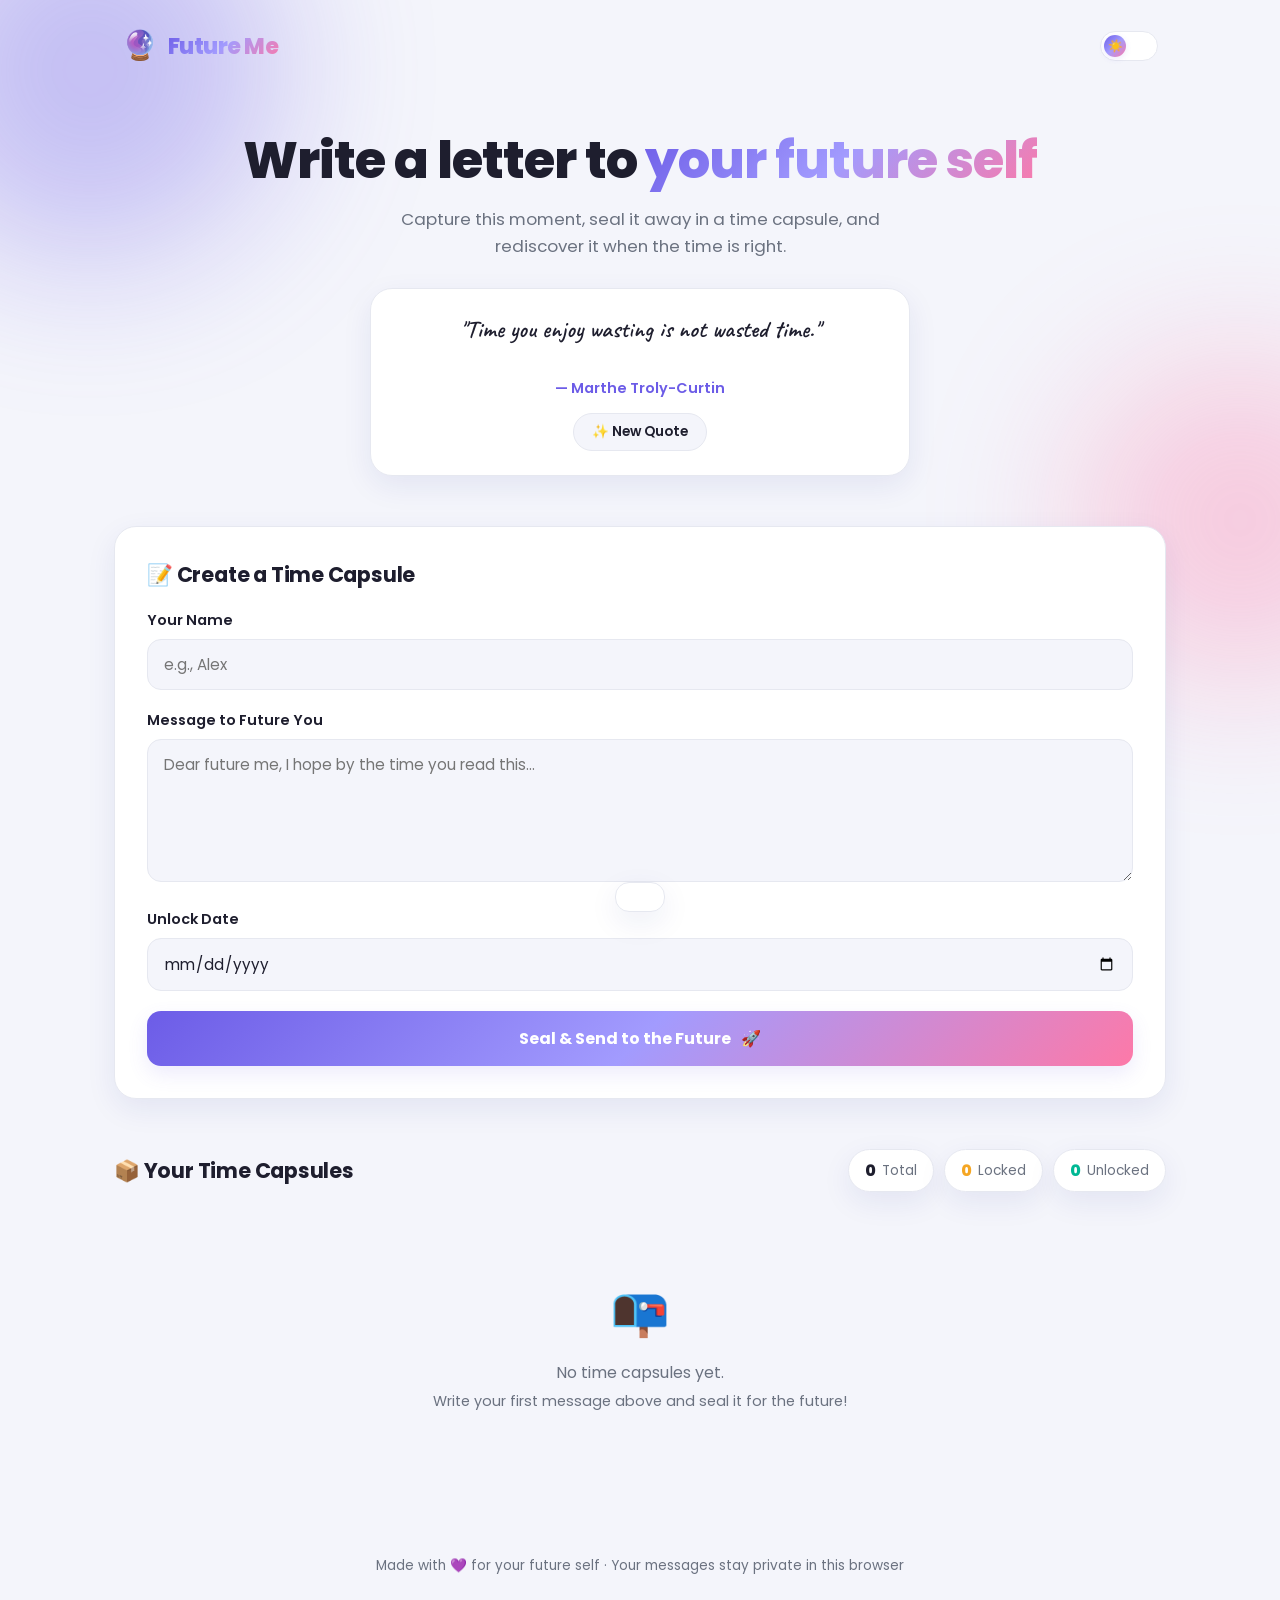
<file: future-me/index.html>
<!DOCTYPE html>
<html lang="en">
<head>
  <meta charset="UTF-8" />
  <meta name="viewport" content="width=device-width, initial-scale=1.0" />
  <title>Future Me — Letters to Your Future Self</title>
  <link rel="preconnect" href="https://fonts.googleapis.com" />
  <link rel="preconnect" href="https://fonts.gstatic.com" crossorigin />
  <link href="https://fonts.googleapis.com/css2?family=Poppins:wght@400;500;600;700;800&family=Caveat:wght@600;700&display=swap" rel="stylesheet" />
  <link rel="stylesheet" href="style.css" />
</head>
<body>
  <!-- Decorative background blobs -->
  <div class="bg-decor" aria-hidden="true">
    <span class="blob blob-1"></span>
    <span class="blob blob-2"></span>
    <span class="blob blob-3"></span>
  </div>

  <header class="app-header">
    <div class="logo">
      <span class="logo-icon">🔮</span>
      <span class="logo-text">Future Me</span>
    </div>
    <button id="themeToggle" class="theme-toggle" aria-label="Toggle dark and light mode" title="Toggle theme">
      <span class="toggle-track">
        <span class="toggle-thumb">
          <span class="icon icon-sun">☀️</span>
          <span class="icon icon-moon">🌙</span>
        </span>
      </span>
    </button>
  </header>

  <main class="container">
    <!-- Hero -->
    <section class="hero">
      <h1 class="hero-title">Write a letter to <span class="highlight">your future self</span></h1>
      <p class="hero-subtitle">Capture this moment, seal it away in a time capsule, and rediscover it when the time is right.</p>

      <div class="quote-box" id="quoteBox">
        <p class="quote-text" id="quoteText">Loading inspiration...</p>
        <p class="quote-author" id="quoteAuthor"></p>
        <button class="quote-btn" id="newQuoteBtn" type="button">✨ New Quote</button>
      </div>
    </section>

    <!-- Form -->
    <section class="card form-card" id="formCard">
      <h2 class="section-title">📝 Create a Time Capsule</h2>
      <form id="capsuleForm" novalidate>
        <div class="form-group">
          <label for="nameInput">Your Name</label>
          <input type="text" id="nameInput" name="name" placeholder="e.g., Alex" autocomplete="name" required />
        </div>

        <div class="form-group">
          <label for="messageInput">Message to Future You</label>
          <textarea id="messageInput" name="message" rows="5" placeholder="Dear future me, I hope by the time you read this..." required></textarea>
        </div>

        <div class="form-group">
          <label for="dateInput">Unlock Date</label>
          <input type="date" id="dateInput" name="date" required />
        </div>

        <button type="submit" class="btn-primary">
          <span>Seal &amp; Send to the Future</span>
          <span class="btn-icon">🚀</span>
        </button>
      </form>
    </section>

    <!-- Dashboard -->
    <section class="dashboard-section">
      <div class="dashboard-header">
        <h2 class="section-title">📦 Your Time Capsules</h2>
        <div class="stats">
          <div class="stat-pill">
            <span class="stat-value" id="totalCount">0</span>
            <span class="stat-label">Total</span>
          </div>
          <div class="stat-pill locked">
            <span class="stat-value" id="lockedCount">0</span>
            <span class="stat-label">Locked</span>
          </div>
          <div class="stat-pill unlocked">
            <span class="stat-value" id="unlockedCount">0</span>
            <span class="stat-label">Unlocked</span>
          </div>
        </div>
      </div>

      <div id="messagesContainer" class="messages-grid"></div>

      <div id="emptyState" class="empty-state">
        <div class="empty-icon">📭</div>
        <p>No time capsules yet.</p>
        <p class="empty-sub">Write your first message above and seal it for the future!</p>
      </div>
    </section>
  </main>

  <footer class="app-footer">
    <p>Made with 💜 for your future self · Your messages stay private in this browser</p>
  </footer>

  <div class="toast" id="toast"></div>

  <script src="script.js"></script>
</body>
</html>
</file>
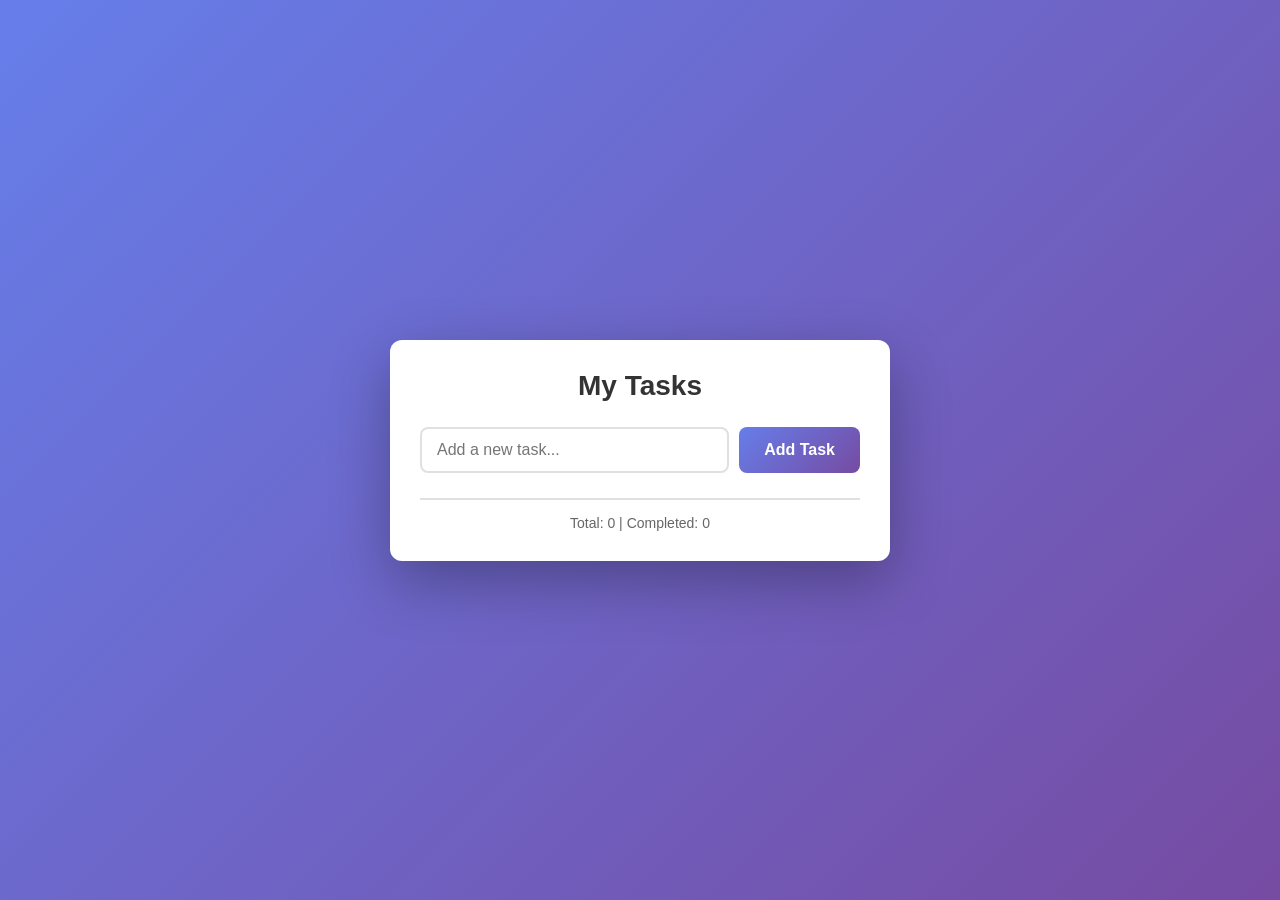
<file: CLAUDECODE/LearnBasics/index.html>
<!DOCTYPE html>
<html lang="en">
<head>
    <meta charset="UTF-8">
    <meta name="viewport" content="width=device-width, initial-scale=1.0">
    <title>Task Manager</title>
    <link rel="stylesheet" href="style.css">
</head>
<body>
    <div class="container">
        <h1>My Tasks</h1>

        <div class="input-section">
            <input
                type="text"
                id="taskInput"
                placeholder="Add a new task..."
                autocomplete="off"
            >
            <button id="addBtn">Add Task</button>
        </div>

        <ul id="taskList" class="task-list"></ul>

        <div class="stats">
            <p>Total: <span id="totalCount">0</span> | Completed: <span id="completedCount">0</span></p>
        </div>
    </div>

    <script src="app.js"></script>
</body>
</html>
</file>
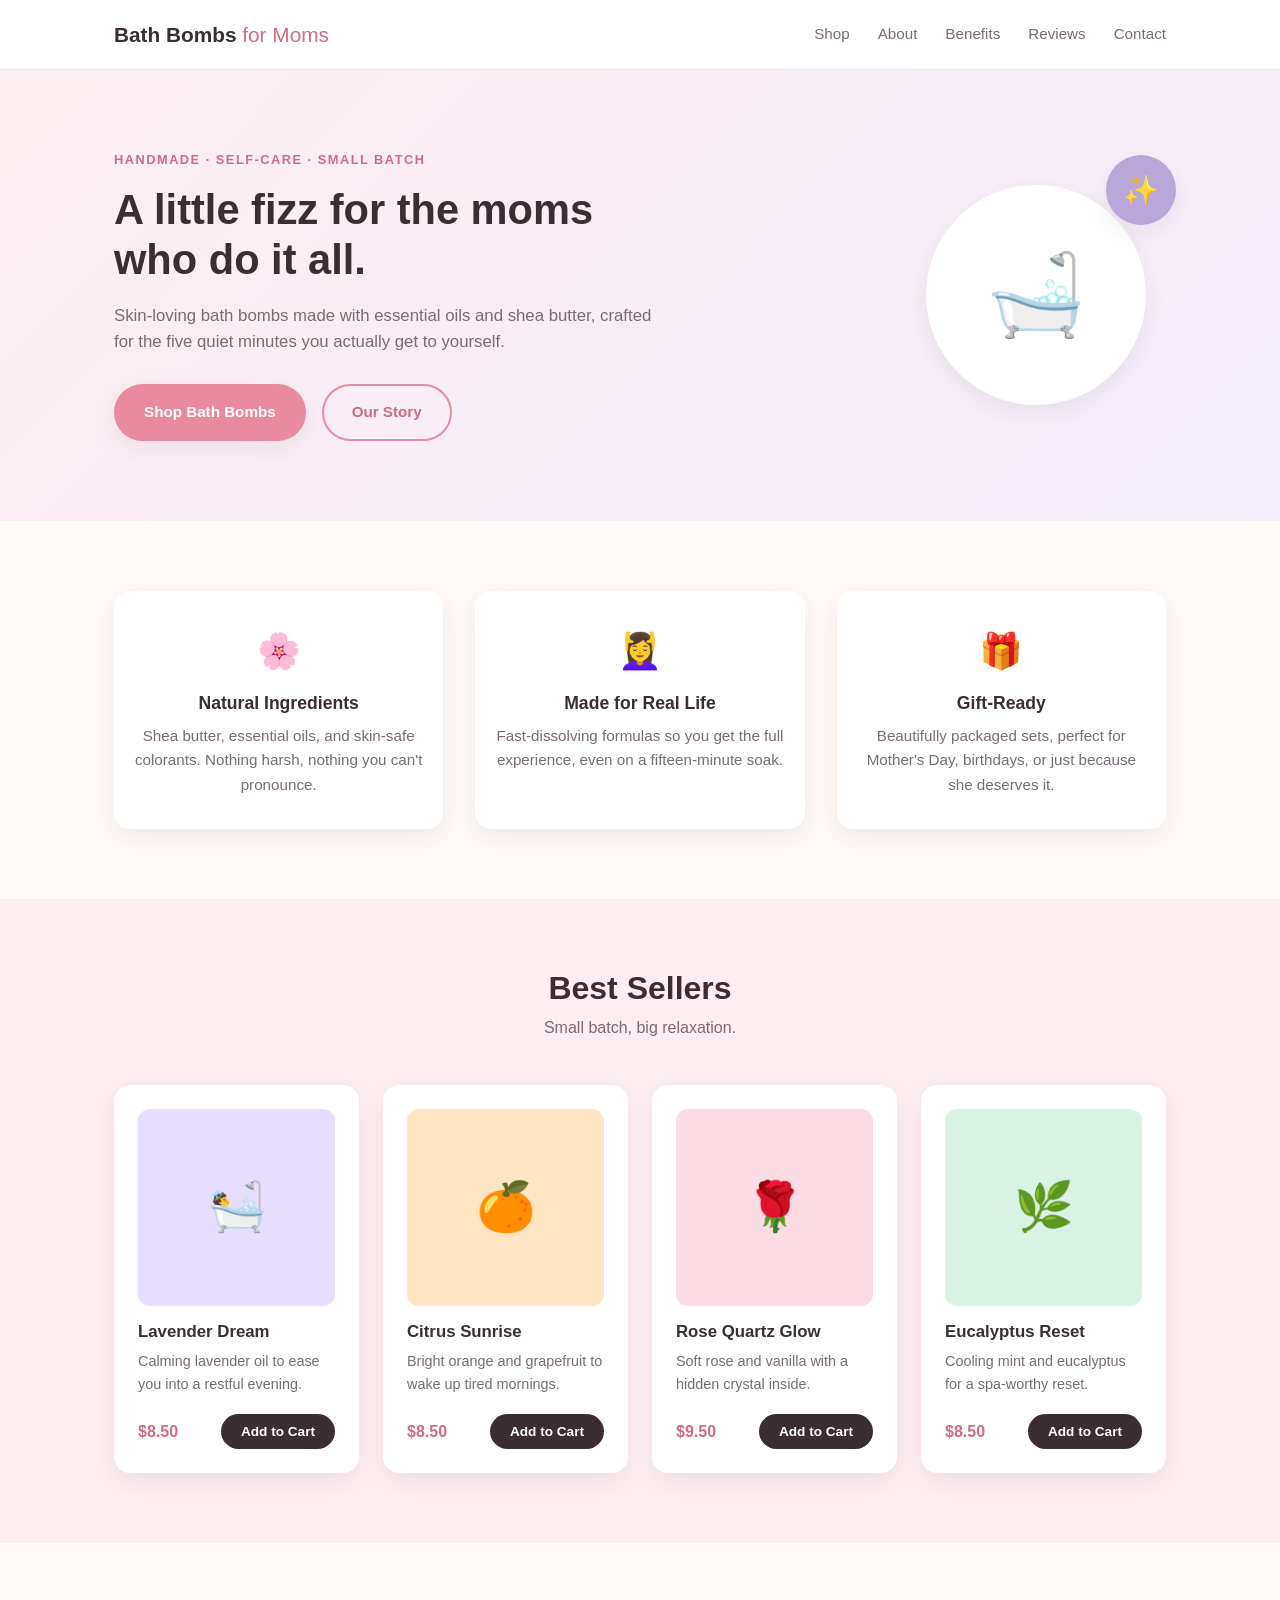
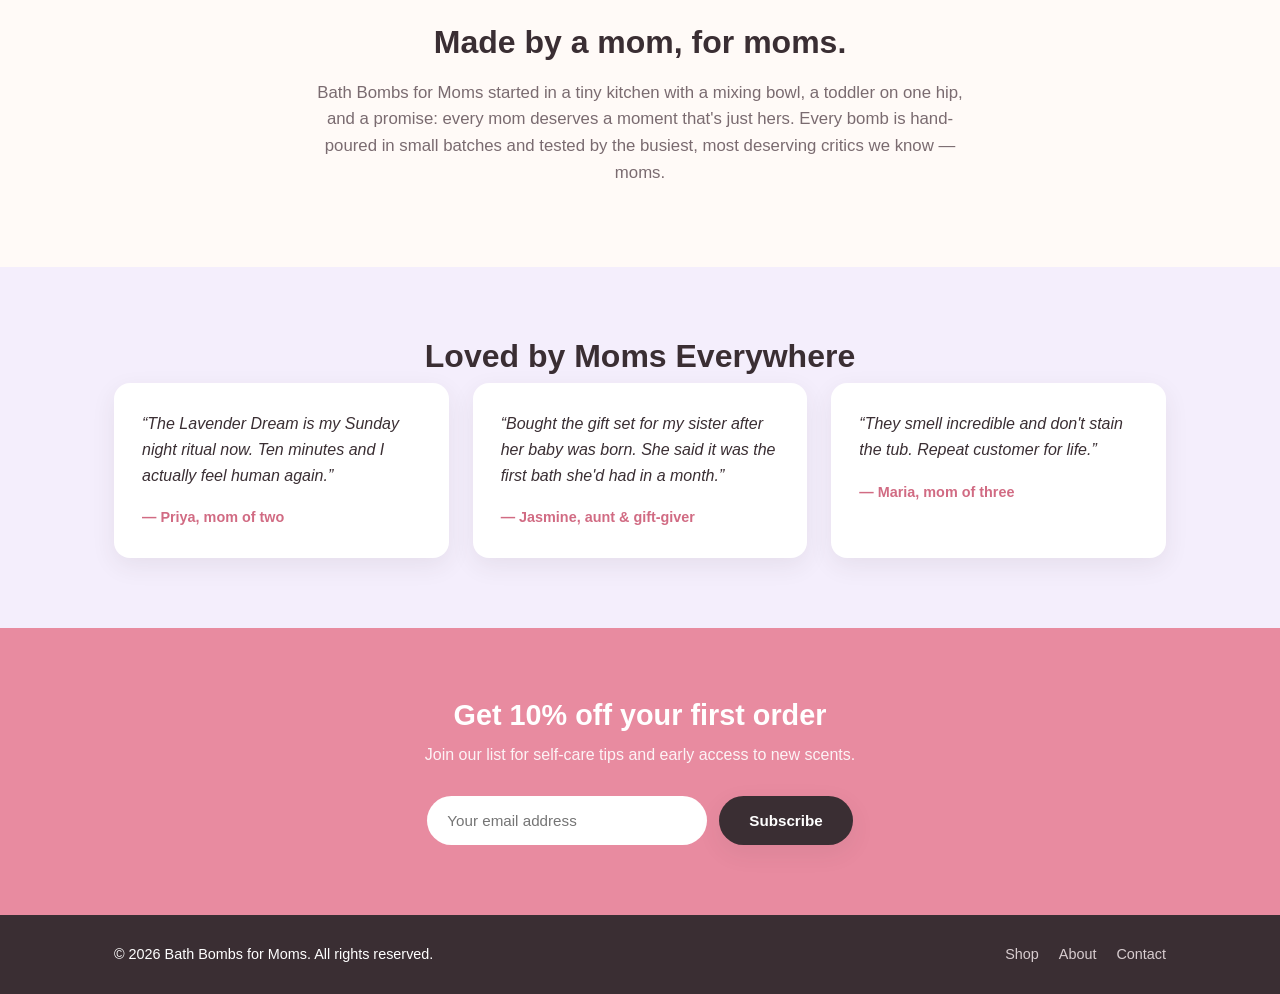
<file: Claude/ClaudeCodeEssentials/basthbombsform.com/index.html>
<!DOCTYPE html>
<html lang="en">
<head>
<meta charset="UTF-8">
<meta name="viewport" content="width=device-width, initial-scale=1.0">
<title>Bath Bombs for Moms | Relax. Recharge. Repeat.</title>
<link rel="stylesheet" href="styles.css">
</head>
<body>

  <header class="site-header">
    <div class="container header-inner">
      <a href="#" class="logo">Bath Bombs <span>for Moms</span></a>
      <nav class="nav">
        <a href="#shop">Shop</a>
        <a href="#about">About</a>
        <a href="#benefits">Benefits</a>
        <a href="#testimonials">Reviews</a>
        <a href="#newsletter">Contact</a>
      </nav>
    </div>
  </header>

  <section class="hero">
    <div class="container hero-inner">
      <div class="hero-text">
        <p class="eyebrow">Handmade &middot; Self-care &middot; Small batch</p>
        <h1>A little fizz for the moms who do it all.</h1>
        <p class="hero-sub">Skin-loving bath bombs made with essential oils and shea butter, crafted for the five quiet minutes you actually get to yourself.</p>
        <div class="hero-actions">
          <a href="#shop" class="btn btn-primary">Shop Bath Bombs</a>
          <a href="#about" class="btn btn-secondary">Our Story</a>
        </div>
      </div>
      <div class="hero-visual" aria-hidden="true">
        <div class="bomb bomb-lg">🛁</div>
        <div class="bomb bomb-sm">✨</div>
      </div>
    </div>
  </section>

  <section id="benefits" class="benefits">
    <div class="container">
      <div class="benefit">
        <span class="icon">🌸</span>
        <h3>Natural Ingredients</h3>
        <p>Shea butter, essential oils, and skin-safe colorants. Nothing harsh, nothing you can't pronounce.</p>
      </div>
      <div class="benefit">
        <span class="icon">💆‍♀️</span>
        <h3>Made for Real Life</h3>
        <p>Fast-dissolving formulas so you get the full experience, even on a fifteen-minute soak.</p>
      </div>
      <div class="benefit">
        <span class="icon">🎁</span>
        <h3>Gift-Ready</h3>
        <p>Beautifully packaged sets, perfect for Mother's Day, birthdays, or just because she deserves it.</p>
      </div>
    </div>
  </section>

  <section id="shop" class="shop">
    <div class="container">
      <h2 class="section-title">Best Sellers</h2>
      <p class="section-sub">Small batch, big relaxation.</p>

      <div class="product-grid">
        <div class="product-card">
          <div class="product-image lavender">🛀</div>
          <h3>Lavender Dream</h3>
          <p class="product-desc">Calming lavender oil to ease you into a restful evening.</p>
          <div class="product-footer">
            <span class="price">$8.50</span>
            <button class="btn btn-small">Add to Cart</button>
          </div>
        </div>

        <div class="product-card">
          <div class="product-image citrus">🍊</div>
          <h3>Citrus Sunrise</h3>
          <p class="product-desc">Bright orange and grapefruit to wake up tired mornings.</p>
          <div class="product-footer">
            <span class="price">$8.50</span>
            <button class="btn btn-small">Add to Cart</button>
          </div>
        </div>

        <div class="product-card">
          <div class="product-image rose">🌹</div>
          <h3>Rose Quartz Glow</h3>
          <p class="product-desc">Soft rose and vanilla with a hidden crystal inside.</p>
          <div class="product-footer">
            <span class="price">$9.50</span>
            <button class="btn btn-small">Add to Cart</button>
          </div>
        </div>

        <div class="product-card">
          <div class="product-image mint">🌿</div>
          <h3>Eucalyptus Reset</h3>
          <p class="product-desc">Cooling mint and eucalyptus for a spa-worthy reset.</p>
          <div class="product-footer">
            <span class="price">$8.50</span>
            <button class="btn btn-small">Add to Cart</button>
          </div>
        </div>
      </div>
    </div>
  </section>

  <section id="about" class="about">
    <div class="container about-inner">
      <div class="about-text">
        <h2 class="section-title">Made by a mom, for moms.</h2>
        <p>Bath Bombs for Moms started in a tiny kitchen with a mixing bowl, a toddler on one hip, and a promise: every mom deserves a moment that's just hers. Every bomb is hand-poured in small batches and tested by the busiest, most deserving critics we know &mdash; moms.</p>
      </div>
    </div>
  </section>

  <section id="testimonials" class="testimonials">
    <div class="container">
      <h2 class="section-title">Loved by Moms Everywhere</h2>
      <div class="testimonial-grid">
        <blockquote class="testimonial">
          <p>&ldquo;The Lavender Dream is my Sunday night ritual now. Ten minutes and I actually feel human again.&rdquo;</p>
          <cite>&mdash; Priya, mom of two</cite>
        </blockquote>
        <blockquote class="testimonial">
          <p>&ldquo;Bought the gift set for my sister after her baby was born. She said it was the first bath she'd had in a month.&rdquo;</p>
          <cite>&mdash; Jasmine, aunt &amp; gift-giver</cite>
        </blockquote>
        <blockquote class="testimonial">
          <p>&ldquo;They smell incredible and don't stain the tub. Repeat customer for life.&rdquo;</p>
          <cite>&mdash; Maria, mom of three</cite>
        </blockquote>
      </div>
    </div>
  </section>

  <section id="newsletter" class="newsletter">
    <div class="container newsletter-inner">
      <h2>Get 10% off your first order</h2>
      <p>Join our list for self-care tips and early access to new scents.</p>
      <form class="newsletter-form" onsubmit="return false;">
        <input type="email" placeholder="Your email address" required aria-label="Email address">
        <button type="submit" class="btn btn-primary">Subscribe</button>
      </form>
    </div>
  </section>

  <footer class="site-footer">
    <div class="container footer-inner">
      <p>&copy; 2026 Bath Bombs for Moms. All rights reserved.</p>
      <div class="footer-links">
        <a href="#shop">Shop</a>
        <a href="#about">About</a>
        <a href="#newsletter">Contact</a>
      </div>
    </div>
  </footer>

</body>
</html>
</file>
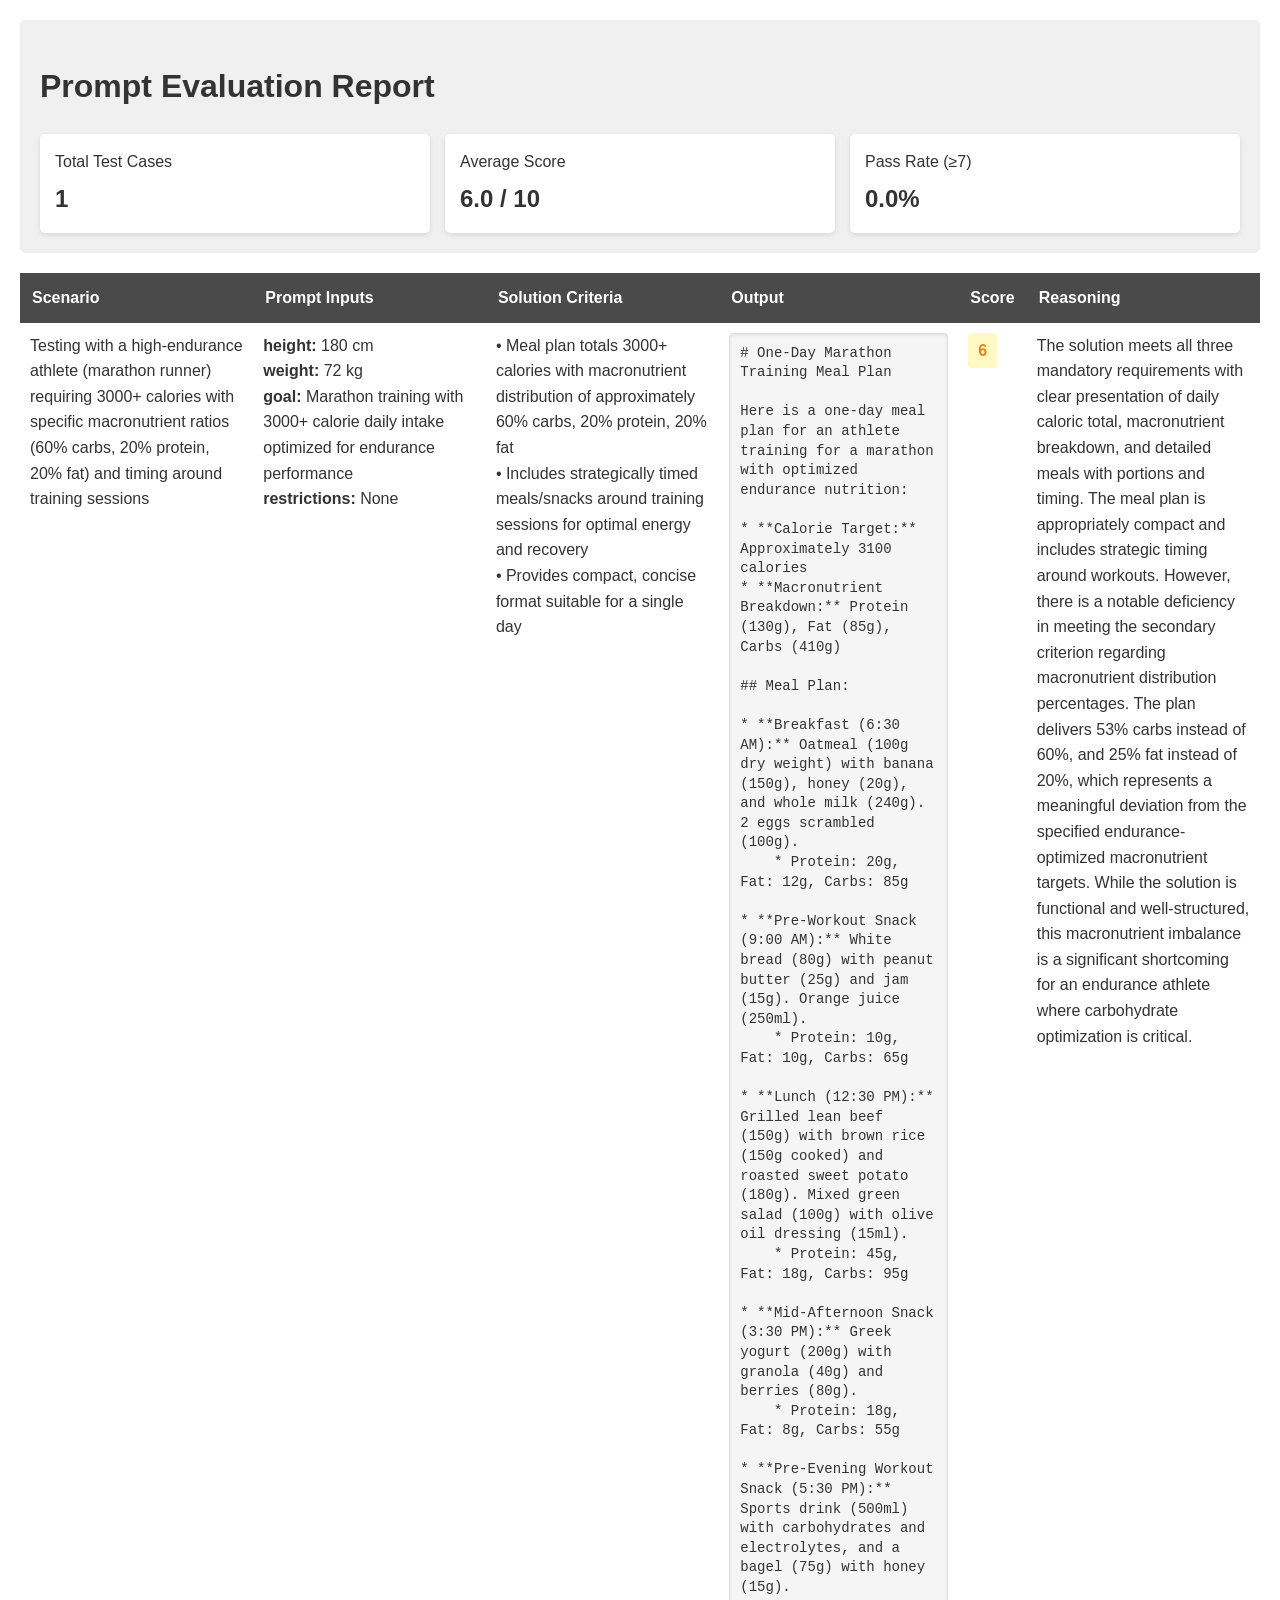
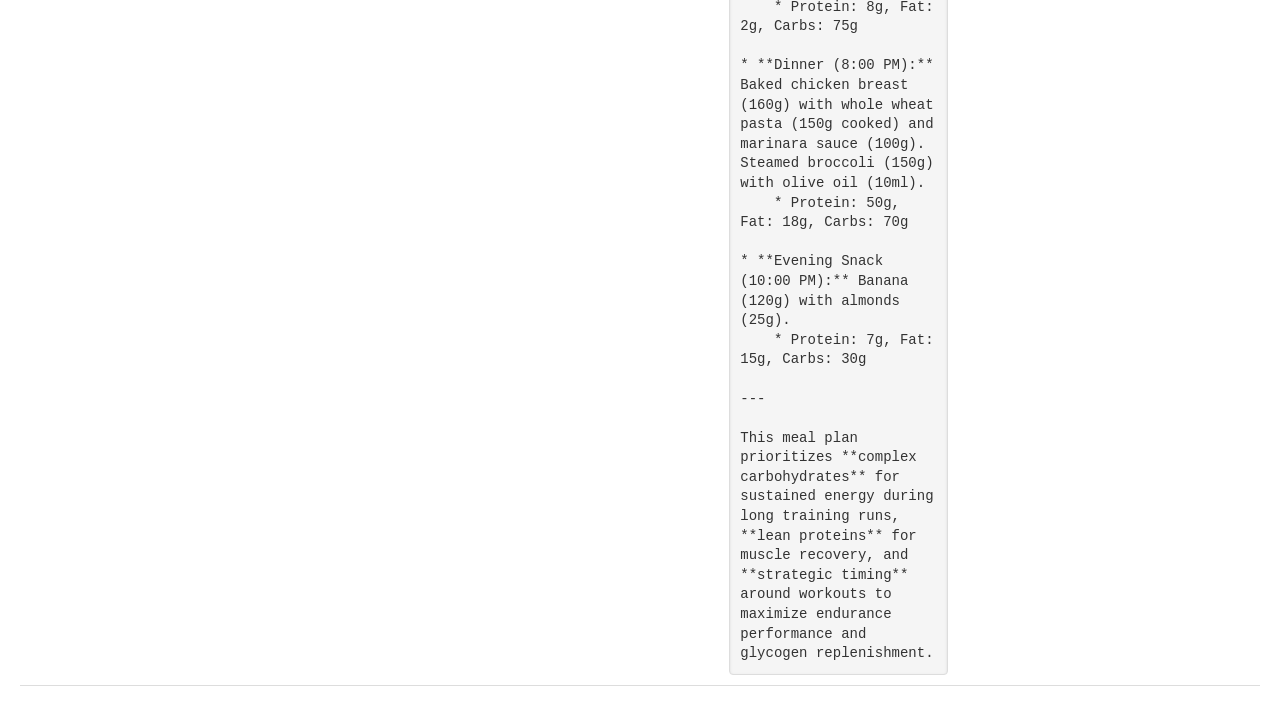
<file: Claude/CLAUDE-API/output.html>
<!DOCTYPE html>
    <html lang="en">
    <head>
        <meta charset="UTF-8">
        <meta name="viewport" content="width=device-width, initial-scale=1.0">
        <title>Prompt Evaluation Report</title>
        <style>
            body {
                font-family: Arial, sans-serif;
                line-height: 1.6;
                margin: 0;
                padding: 20px;
                color: #333;
            }
            .header {
                background-color: #f0f0f0;
                padding: 20px;
                border-radius: 5px;
                margin-bottom: 20px;
            }
            .summary-stats {
                display: flex;
                justify-content: space-between;
                flex-wrap: wrap;
                gap: 10px;
            }
            .stat-box {
                background-color: #fff;
                border-radius: 5px;
                padding: 15px;
                box-shadow: 0 2px 5px rgba(0,0,0,0.1);
                flex-basis: 30%;
                min-width: 200px;
            }
            .stat-value {
                font-size: 24px;
                font-weight: bold;
                margin-top: 5px;
            }
            table {
                width: 100%;
                border-collapse: collapse;
                margin-top: 20px;
            }
            th {
                background-color: #4a4a4a;
                color: white;
                text-align: left;
                padding: 12px;
            }
            td {
                padding: 10px;
                border-bottom: 1px solid #ddd;
                vertical-align: top;
            }
            tr:nth-child(even) {
                background-color: #f9f9f9;
            }
            .output-cell {
                white-space: pre-wrap;
            }
            .score {
                font-weight: bold;
                padding: 5px 10px;
                border-radius: 3px;
                display: inline-block;
            }
            .score-high {
                background-color: #c8e6c9;
                color: #2e7d32;
            }
            .score-medium {
                background-color: #fff9c4;
                color: #f57f17;
            }
            .score-low {
                background-color: #ffcdd2;
                color: #c62828;
            }
            .output {
                overflow: auto;
                white-space: pre-wrap;
            }

            .output pre {
                background-color: #f5f5f5;
                border: 1px solid #ddd;
                border-radius: 4px;
                padding: 10px;
                margin: 0;
                font-family: 'Consolas', 'Monaco', 'Courier New', monospace;
                font-size: 14px;
                line-height: 1.4;
                color: #333;
                box-shadow: inset 0 1px 3px rgba(0, 0, 0, 0.1);
                overflow-x: auto;
                white-space: pre-wrap; 
                word-wrap: break-word; 
            }

            td {
                width: 20%;
            }
            .score-col {
                width: 80px;
            }
        </style>
    </head>
    <body>
        <div class="header">
            <h1>Prompt Evaluation Report</h1>
            <div class="summary-stats">
                <div class="stat-box">
                    <div>Total Test Cases</div>
                    <div class="stat-value">1</div>
                </div>
                <div class="stat-box">
                    <div>Average Score</div>
                    <div class="stat-value">6.0 / 10</div>
                </div>
                <div class="stat-box">
                    <div>Pass Rate (≥7)</div>
                    <div class="stat-value">0.0%</div>
                </div>
            </div>
        </div>

        <table>
            <thead>
                <tr>
                    <th>Scenario</th>
                    <th>Prompt Inputs</th>
                    <th>Solution Criteria</th>
                    <th>Output</th>
                    <th>Score</th>
                    <th>Reasoning</th>
                </tr>
            </thead>
            <tbody>
    
            <tr>
                <td>Testing with a high-endurance athlete (marathon runner) requiring 3000+ calories with specific macronutrient ratios (60% carbs, 20% protein, 20% fat) and timing around training sessions</td>
                <td class="prompt-inputs"><strong>height:</strong> 180 cm<br><strong>weight:</strong> 72 kg<br><strong>goal:</strong> Marathon training with 3000+ calorie daily intake optimized for endurance performance<br><strong>restrictions:</strong> None</td>
                <td class="criteria">• Meal plan totals 3000+ calories with macronutrient distribution of approximately 60% carbs, 20% protein, 20% fat<br>• Includes strategically timed meals/snacks around training sessions for optimal energy and recovery<br>• Provides compact, concise format suitable for a single day</td>
                <td class="output"><pre># One-Day Marathon Training Meal Plan

Here is a one-day meal plan for an athlete training for a marathon with optimized endurance nutrition:

* **Calorie Target:** Approximately 3100 calories
* **Macronutrient Breakdown:** Protein (130g), Fat (85g), Carbs (410g)

## Meal Plan:

* **Breakfast (6:30 AM):** Oatmeal (100g dry weight) with banana (150g), honey (20g), and whole milk (240g). 2 eggs scrambled (100g).
    * Protein: 20g, Fat: 12g, Carbs: 85g

* **Pre-Workout Snack (9:00 AM):** White bread (80g) with peanut butter (25g) and jam (15g). Orange juice (250ml).
    * Protein: 10g, Fat: 10g, Carbs: 65g

* **Lunch (12:30 PM):** Grilled lean beef (150g) with brown rice (150g cooked) and roasted sweet potato (180g). Mixed green salad (100g) with olive oil dressing (15ml).
    * Protein: 45g, Fat: 18g, Carbs: 95g

* **Mid-Afternoon Snack (3:30 PM):** Greek yogurt (200g) with granola (40g) and berries (80g).
    * Protein: 18g, Fat: 8g, Carbs: 55g

* **Pre-Evening Workout Snack (5:30 PM):** Sports drink (500ml) with carbohydrates and electrolytes, and a bagel (75g) with honey (15g).
    * Protein: 8g, Fat: 2g, Carbs: 75g

* **Dinner (8:00 PM):** Baked chicken breast (160g) with whole wheat pasta (150g cooked) and marinara sauce (100g). Steamed broccoli (150g) with olive oil (10ml).
    * Protein: 50g, Fat: 18g, Carbs: 70g

* **Evening Snack (10:00 PM):** Banana (120g) with almonds (25g).
    * Protein: 7g, Fat: 15g, Carbs: 30g

---

This meal plan prioritizes **complex carbohydrates** for sustained energy during long training runs, **lean proteins** for muscle recovery, and **strategic timing** around workouts to maximize endurance performance and glycogen replenishment.</pre></td>
                <td class="score-col"><span class="score score-medium">6</span></td>
                <td class="reasoning">The solution meets all three mandatory requirements with clear presentation of daily caloric total, macronutrient breakdown, and detailed meals with portions and timing. The meal plan is appropriately compact and includes strategic timing around workouts. However, there is a notable deficiency in meeting the secondary criterion regarding macronutrient distribution percentages. The plan delivers 53% carbs instead of 60%, and 25% fat instead of 20%, which represents a meaningful deviation from the specified endurance-optimized macronutrient targets. While the solution is functional and well-structured, this macronutrient imbalance is a significant shortcoming for an endurance athlete where carbohydrate optimization is critical.</td>
            </tr>
        
            </tbody>
        </table>
    </body>
    </html>
</file>
<file: future-me/style.css>
/* ============================
   Variables & Reset
============================ */
:root {
  --bg-primary: #f4f5fb;
  --bg-secondary: #ffffff;
  --bg-elevated: #ffffff;
  --text-primary: #1e1e2e;
  --text-secondary: #6b7280;
  --border-color: #e6e8f0;
  --accent: #6c5ce7;
  --accent-2: #a29bfe;
  --accent-gradient: linear-gradient(135deg, #6c5ce7 0%, #a29bfe 50%, #fd79a8 100%);
  --locked-color: #f5a623;
  --unlocked-color: #00b894;
  --danger-color: #ff6b6b;
  --shadow-color: rgba(108, 92, 231, 0.12);
  --shadow-soft: 0 10px 30px rgba(31, 38, 135, 0.08);
  --radius-lg: 22px;
  --radius-md: 14px;
  --radius-sm: 8px;
  --transition: 0.25s ease;
}

[data-theme="dark"] {
  --bg-primary: #13131f;
  --bg-secondary: #1c1c2e;
  --bg-elevated: #23233a;
  --text-primary: #f1f1f6;
  --text-secondary: #a0a0bd;
  --border-color: #313148;
  --accent: #a29bfe;
  --accent-2: #6c5ce7;
  --accent-gradient: linear-gradient(135deg, #a29bfe 0%, #6c5ce7 50%, #fd79a8 100%);
  --locked-color: #ffc168;
  --unlocked-color: #55efc4;
  --danger-color: #ff8787;
  --shadow-color: rgba(0, 0, 0, 0.4);
  --shadow-soft: 0 10px 30px rgba(0, 0, 0, 0.35);
}

* {
  margin: 0;
  padding: 0;
  box-sizing: border-box;
}

html {
  scroll-behavior: smooth;
}

body {
  font-family: 'Poppins', system-ui, -apple-system, sans-serif;
  background: var(--bg-primary);
  color: var(--text-primary);
  min-height: 100vh;
  overflow-x: hidden;
  transition: background var(--transition), color var(--transition);
  position: relative;
}

/* ============================
   Background decoration
============================ */
.bg-decor {
  position: fixed;
  inset: 0;
  z-index: -1;
  overflow: hidden;
}

.blob {
  position: absolute;
  border-radius: 50%;
  filter: blur(80px);
  opacity: 0.35;
  animation: float 18s ease-in-out infinite;
}

[data-theme="dark"] .blob {
  opacity: 0.25;
}

.blob-1 {
  width: 380px;
  height: 380px;
  background: #6c5ce7;
  top: -120px;
  left: -100px;
  animation-delay: 0s;
}

.blob-2 {
  width: 320px;
  height: 320px;
  background: #fd79a8;
  top: 40%;
  right: -120px;
  animation-delay: -6s;
}

.blob-3 {
  width: 300px;
  height: 300px;
  background: #00b894;
  bottom: -100px;
  left: 30%;
  animation-delay: -12s;
}

@keyframes float {
  0%, 100% { transform: translate(0, 0) scale(1); }
  33% { transform: translate(40px, -30px) scale(1.1); }
  66% { transform: translate(-30px, 30px) scale(0.95); }
}

/* ============================
   Header
============================ */
.app-header {
  display: flex;
  align-items: center;
  justify-content: space-between;
  padding: 24px 32px;
  max-width: 1100px;
  margin: 0 auto;
}

.logo {
  display: flex;
  align-items: center;
  gap: 10px;
  font-weight: 800;
  font-size: 1.4rem;
  letter-spacing: -0.02em;
}

.logo-icon {
  font-size: 1.8rem;
  animation: pulse 3s ease-in-out infinite;
}

@keyframes pulse {
  0%, 100% { transform: scale(1) rotate(0deg); }
  50% { transform: scale(1.1) rotate(8deg); }
}

.logo-text {
  background: var(--accent-gradient);
  -webkit-background-clip: text;
  background-clip: text;
  -webkit-text-fill-color: transparent;
  color: transparent;
}

/* Theme toggle */
.theme-toggle {
  background: none;
  border: none;
  cursor: pointer;
  padding: 0;
}

.toggle-track {
  display: flex;
  align-items: center;
  width: 58px;
  height: 30px;
  background: var(--bg-elevated);
  border: 1px solid var(--border-color);
  border-radius: 999px;
  padding: 3px;
  transition: background var(--transition), border-color var(--transition);
}

.toggle-thumb {
  position: relative;
  width: 22px;
  height: 22px;
  border-radius: 50%;
  background: var(--accent-gradient);
  display: flex;
  align-items: center;
  justify-content: center;
  transform: translateX(0);
  transition: transform 0.35s cubic-bezier(0.68, -0.55, 0.27, 1.55);
  box-shadow: 0 2px 6px var(--shadow-color);
}

[data-theme="dark"] .toggle-thumb {
  transform: translateX(26px);
}

.toggle-thumb .icon {
  position: absolute;
  font-size: 0.75rem;
  transition: opacity 0.25s ease, transform 0.25s ease;
}

.icon-sun { opacity: 1; transform: scale(1); }
.icon-moon { opacity: 0; transform: scale(0.5); }

[data-theme="dark"] .icon-sun { opacity: 0; transform: scale(0.5); }
[data-theme="dark"] .icon-moon { opacity: 1; transform: scale(1); }

/* ============================
   Layout
============================ */
.container {
  max-width: 1100px;
  margin: 0 auto;
  padding: 0 24px 60px;
}

/* ============================
   Hero
============================ */
.hero {
  text-align: center;
  padding: 40px 0 50px;
  animation: fadeInUp 0.7s ease both;
}

.hero-title {
  font-size: clamp(2rem, 5vw, 3.2rem);
  font-weight: 800;
  letter-spacing: -0.02em;
  line-height: 1.15;
  margin-bottom: 16px;
}

.highlight {
  background: var(--accent-gradient);
  -webkit-background-clip: text;
  background-clip: text;
  -webkit-text-fill-color: transparent;
  color: transparent;
}

.hero-subtitle {
  color: var(--text-secondary);
  font-size: 1.05rem;
  max-width: 560px;
  margin: 0 auto 28px;
  line-height: 1.6;
}

.quote-box {
  max-width: 540px;
  margin: 0 auto;
  background: var(--bg-secondary);
  border: 1px solid var(--border-color);
  border-radius: var(--radius-lg);
  padding: 24px 28px;
  box-shadow: var(--shadow-soft);
  transition: background var(--transition), border-color var(--transition);
}

.quote-text {
  font-family: 'Caveat', cursive;
  font-size: 1.5rem;
  font-weight: 600;
  line-height: 1.4;
  margin-bottom: 8px;
  min-height: 2.4em;
  transition: opacity 0.3s ease;
}

.quote-author {
  color: var(--accent);
  font-weight: 600;
  font-size: 0.9rem;
  margin-bottom: 14px;
  min-height: 1.2em;
}

.quote-btn {
  background: var(--bg-primary);
  border: 1px solid var(--border-color);
  color: var(--text-primary);
  padding: 8px 18px;
  border-radius: 999px;
  font-family: inherit;
  font-size: 0.85rem;
  font-weight: 600;
  cursor: pointer;
  transition: all var(--transition);
}

.quote-btn:hover {
  background: var(--accent);
  color: #fff;
  border-color: var(--accent);
  transform: translateY(-2px);
}

.quote-text.fade {
  opacity: 0;
}
.quote-author.fade {
  opacity: 0;
}

/* ============================
   Cards (shared)
============================ */
.card {
  background: var(--bg-secondary);
  border: 1px solid var(--border-color);
  border-radius: var(--radius-lg);
  box-shadow: var(--shadow-soft);
  transition: background var(--transition), border-color var(--transition);
}

.section-title {
  font-size: 1.3rem;
  font-weight: 700;
  margin-bottom: 20px;
  letter-spacing: -0.01em;
}

/* ============================
   Form
============================ */
.form-card {
  padding: 32px;
  margin-bottom: 50px;
  animation: fadeInUp 0.7s ease both;
  animation-delay: 0.1s;
}

.form-group {
  margin-bottom: 20px;
}

.form-group label {
  display: block;
  font-weight: 600;
  font-size: 0.9rem;
  margin-bottom: 8px;
  color: var(--text-primary);
}

.form-group input,
.form-group textarea {
  width: 100%;
  padding: 13px 16px;
  border: 1.5px solid var(--border-color);
  border-radius: var(--radius-md);
  background: var(--bg-primary);
  color: var(--text-primary);
  font-family: inherit;
  font-size: 0.95rem;
  resize: vertical;
  transition: border-color var(--transition), box-shadow var(--transition), background var(--transition);
}

.form-group input:focus,
.form-group textarea:focus {
  outline: none;
  border-color: var(--accent);
  box-shadow: 0 0 0 4px var(--shadow-color);
}

.form-group input.error,
.form-group textarea.error {
  border-color: var(--danger-color);
}

.field-error {
  color: var(--danger-color);
  font-size: 0.8rem;
  margin-top: 6px;
  display: block;
}

.btn-primary {
  width: 100%;
  background: var(--accent-gradient);
  color: #fff;
  border: none;
  padding: 15px 24px;
  border-radius: var(--radius-md);
  font-family: inherit;
  font-size: 1rem;
  font-weight: 700;
  cursor: pointer;
  display: flex;
  align-items: center;
  justify-content: center;
  gap: 10px;
  transition: transform var(--transition), box-shadow var(--transition);
  box-shadow: 0 8px 20px var(--shadow-color);
}

.btn-primary:hover {
  transform: translateY(-2px);
  box-shadow: 0 12px 28px var(--shadow-color);
}

.btn-primary:active {
  transform: translateY(0);
}

.btn-icon {
  display: inline-block;
  transition: transform 0.3s ease;
}

.btn-primary:hover .btn-icon {
  transform: translateX(4px) rotate(15deg);
}

/* ============================
   Dashboard
============================ */
.dashboard-section {
  animation: fadeInUp 0.7s ease both;
  animation-delay: 0.2s;
}

.dashboard-header {
  display: flex;
  align-items: center;
  justify-content: space-between;
  flex-wrap: wrap;
  gap: 16px;
  margin-bottom: 24px;
}

.dashboard-header .section-title {
  margin-bottom: 0;
}

.stats {
  display: flex;
  gap: 10px;
}

.stat-pill {
  background: var(--bg-secondary);
  border: 1px solid var(--border-color);
  border-radius: 999px;
  padding: 8px 16px;
  display: flex;
  align-items: center;
  gap: 6px;
  font-size: 0.85rem;
  box-shadow: var(--shadow-soft);
}

.stat-value {
  font-weight: 800;
  font-size: 1rem;
}

.stat-label {
  color: var(--text-secondary);
}

.stat-pill.locked .stat-value { color: var(--locked-color); }
.stat-pill.unlocked .stat-value { color: var(--unlocked-color); }

/* ============================
   Capsule grid & cards
============================ */
.messages-grid {
  display: grid;
  grid-template-columns: repeat(auto-fill, minmax(300px, 1fr));
  gap: 22px;
}

.capsule-card {
  position: relative;
  background: var(--bg-secondary);
  border: 1px solid var(--border-color);
  border-radius: var(--radius-lg);
  padding: 24px;
  box-shadow: var(--shadow-soft);
  overflow: hidden;
  animation: fadeInUp 0.5s ease both;
  transition: background var(--transition), border-color var(--transition), transform 0.2s ease;
}

.capsule-card:hover {
  transform: translateY(-4px);
}

.capsule-card.is-locked {
  border-top: 4px solid var(--locked-color);
}

.capsule-card.is-unlocked {
  border-top: 4px solid var(--unlocked-color);
}

.capsule-header {
  display: flex;
  align-items: center;
  justify-content: space-between;
  margin-bottom: 14px;
}

.capsule-name {
  font-weight: 700;
  font-size: 1.05rem;
  display: flex;
  align-items: center;
  gap: 8px;
}

.capsule-badge {
  font-size: 0.72rem;
  font-weight: 700;
  text-transform: uppercase;
  letter-spacing: 0.05em;
  padding: 4px 10px;
  border-radius: 999px;
}

.capsule-badge.locked {
  background: rgba(245, 166, 35, 0.15);
  color: var(--locked-color);
}

.capsule-badge.unlocked {
  background: rgba(0, 184, 148, 0.15);
  color: var(--unlocked-color);
}

.capsule-date {
  color: var(--text-secondary);
  font-size: 0.8rem;
  margin-bottom: 14px;
}

/* Locked state */
.capsule-locked-body {
  text-align: center;
  padding: 18px 0 6px;
}

.capsule-lock-icon {
  font-size: 2.4rem;
  margin-bottom: 10px;
  display: inline-block;
  animation: sway 4s ease-in-out infinite;
}

@keyframes sway {
  0%, 100% { transform: rotate(-4deg); }
  50% { transform: rotate(4deg); }
}

.capsule-countdown {
  display: flex;
  justify-content: center;
  gap: 10px;
  margin: 14px 0 16px;
}

.countdown-unit {
  display: flex;
  flex-direction: column;
  align-items: center;
  background: var(--bg-primary);
  border-radius: var(--radius-sm);
  padding: 8px 10px;
  min-width: 54px;
  border: 1px solid var(--border-color);
}

.countdown-value {
  font-size: 1.2rem;
  font-weight: 800;
  font-variant-numeric: tabular-nums;
  color: var(--accent);
}

.countdown-label {
  font-size: 0.65rem;
  text-transform: uppercase;
  letter-spacing: 0.05em;
  color: var(--text-secondary);
  margin-top: 2px;
}

.capsule-hint {
  color: var(--text-secondary);
  font-size: 0.8rem;
  font-style: italic;
}

/* Progress bar */
.progress-bar-track {
  width: 100%;
  height: 8px;
  background: var(--bg-primary);
  border: 1px solid var(--border-color);
  border-radius: 999px;
  overflow: hidden;
  margin-top: 6px;
}

.progress-bar-fill {
  height: 100%;
  background: var(--accent-gradient);
  border-radius: 999px;
  width: 0%;
  transition: width 0.6s ease;
}

.progress-label {
  display: flex;
  justify-content: space-between;
  font-size: 0.7rem;
  color: var(--text-secondary);
  margin-top: 6px;
}

/* Unlocked state */
.capsule-unlocked-body {
  padding-top: 4px;
}

.capsule-message {
  font-family: 'Caveat', cursive;
  font-size: 1.25rem;
  line-height: 1.5;
  white-space: pre-wrap;
  word-break: break-word;
  background: var(--bg-primary);
  border-radius: var(--radius-md);
  padding: 16px;
  border: 1px dashed var(--border-color);
}

.capsule-unlocked-tag {
  display: inline-flex;
  align-items: center;
  gap: 6px;
  color: var(--unlocked-color);
  font-weight: 700;
  font-size: 0.85rem;
  margin-bottom: 10px;
}

/* Footer of card: actions */
.capsule-actions {
  display: flex;
  justify-content: flex-end;
  margin-top: 16px;
}

.btn-delete {
  background: none;
  border: 1px solid var(--border-color);
  color: var(--text-secondary);
  font-family: inherit;
  font-size: 0.78rem;
  font-weight: 600;
  padding: 7px 14px;
  border-radius: 999px;
  cursor: pointer;
  transition: all var(--transition);
}

.btn-delete:hover,
.btn-delete.confirming {
  background: var(--danger-color);
  border-color: var(--danger-color);
  color: #fff;
}

/* Reveal animation */
@keyframes revealPop {
  0% {
    transform: scale(0.85) rotateX(40deg);
    opacity: 0;
  }
  60% {
    transform: scale(1.04) rotateX(0deg);
    opacity: 1;
  }
  100% {
    transform: scale(1) rotateX(0deg);
    opacity: 1;
  }
}

.capsule-card.revealing {
  animation: revealPop 0.9s cubic-bezier(0.34, 1.56, 0.64, 1);
  box-shadow: 0 0 0 4px var(--unlocked-color), var(--shadow-soft);
}

.capsule-card.removing {
  animation: fadeOutShrink 0.35s ease forwards;
}

@keyframes fadeOutShrink {
  to {
    opacity: 0;
    transform: scale(0.85);
    margin: 0;
    max-height: 0;
    padding-top: 0;
    padding-bottom: 0;
  }
}

/* Particles */
.particles {
  position: absolute;
  inset: 0;
  pointer-events: none;
  overflow: visible;
}

.particle {
  position: absolute;
  top: 50%;
  left: 50%;
  width: 8px;
  height: 8px;
  border-radius: 50%;
  opacity: 1;
  animation: particleBurst 1s ease-out forwards;
}

@keyframes particleBurst {
  to {
    transform: translate(var(--tx), var(--ty)) scale(0);
    opacity: 0;
  }
}

/* ============================
   Empty state
============================ */
.empty-state {
  text-align: center;
  padding: 60px 20px;
  color: var(--text-secondary);
  display: none;
}

.empty-state.visible {
  display: block;
  animation: fadeInUp 0.5s ease both;
}

.empty-icon {
  font-size: 3rem;
  margin-bottom: 12px;
}

.empty-sub {
  font-size: 0.9rem;
  margin-top: 6px;
}

/* ============================
   Footer
============================ */
.app-footer {
  text-align: center;
  padding: 24px;
  color: var(--text-secondary);
  font-size: 0.85rem;
}

/* ============================
   Toast
============================ */
.toast {
  position: fixed;
  bottom: 24px;
  left: 50%;
  transform: translateX(-50%) translateY(120%);
  background: var(--bg-elevated);
  color: var(--text-primary);
  border: 1px solid var(--border-color);
  border-radius: var(--radius-md);
  padding: 14px 24px;
  box-shadow: var(--shadow-soft);
  font-size: 0.9rem;
  font-weight: 600;
  z-index: 100;
  transition: transform 0.4s cubic-bezier(0.34, 1.56, 0.64, 1);
  max-width: 90vw;
  text-align: center;
}

.toast.show {
  transform: translateX(-50%) translateY(0);
}

.toast.success {
  border-left: 4px solid var(--unlocked-color);
}

.toast.error {
  border-left: 4px solid var(--danger-color);
}

/* ============================
   Animations
============================ */
@keyframes fadeInUp {
  from {
    opacity: 0;
    transform: translateY(24px);
  }
  to {
    opacity: 1;
    transform: translateY(0);
  }
}

/* ============================
   Responsive
============================ */
@media (max-width: 640px) {
  .app-header {
    padding: 18px 20px;
  }

  .container {
    padding: 0 16px 40px;
  }

  .hero {
    padding: 24px 0 36px;
  }

  .hero-title {
    font-size: 2rem;
  }

  .hero-subtitle {
    font-size: 0.95rem;
  }

  .quote-box {
    padding: 18px 20px;
  }

  .form-card {
    padding: 22px;
  }

  .dashboard-header {
    flex-direction: column;
    align-items: flex-start;
  }

  .stats {
    width: 100%;
    justify-content: space-between;
  }

  .stat-pill {
    flex: 1;
    justify-content: center;
  }

  .messages-grid {
    grid-template-columns: 1fr;
  }

  .countdown-unit {
    min-width: 46px;
    padding: 6px 8px;
  }

  .countdown-value {
    font-size: 1rem;
  }
}
</file>
<file: CLAUDECODE/LearnBasics/style.css>
* {
    margin: 0;
    padding: 0;
    box-sizing: border-box;
}

body {
    font-family: 'Segoe UI', Tahoma, Geneva, Verdana, sans-serif;
    background: linear-gradient(135deg, #667eea 0%, #764ba2 100%);
    min-height: 100vh;
    display: flex;
    justify-content: center;
    align-items: center;
    padding: 20px;
}

.container {
    background: white;
    border-radius: 12px;
    box-shadow: 0 20px 60px rgba(0, 0, 0, 0.3);
    width: 100%;
    max-width: 500px;
    padding: 30px;
}

h1 {
    color: #333;
    margin-bottom: 25px;
    text-align: center;
    font-size: 28px;
}

.input-section {
    display: flex;
    gap: 10px;
    margin-bottom: 25px;
}

#taskInput {
    flex: 1;
    padding: 12px 15px;
    border: 2px solid #e0e0e0;
    border-radius: 8px;
    font-size: 16px;
    transition: border-color 0.3s;
}

#taskInput:focus {
    outline: none;
    border-color: #667eea;
}

#addBtn {
    padding: 12px 25px;
    background: linear-gradient(135deg, #667eea 0%, #764ba2 100%);
    color: white;
    border: none;
    border-radius: 8px;
    font-size: 16px;
    font-weight: 600;
    cursor: pointer;
    transition: transform 0.2s, box-shadow 0.2s;
}

#addBtn:hover {
    transform: translateY(-2px);
    box-shadow: 0 10px 20px rgba(102, 126, 234, 0.3);
}

#addBtn:active {
    transform: translateY(0);
}

.task-list {
    list-style: none;
    margin-bottom: 20px;
}

.task-item {
    display: flex;
    align-items: center;
    padding: 15px;
    background: #f9f9f9;
    border-radius: 8px;
    margin-bottom: 10px;
    gap: 12px;
    transition: all 0.2s;
}

.task-item:hover {
    background: #f0f0f0;
    transform: translateX(5px);
}

.task-item.completed {
    opacity: 0.6;
}

.task-item.completed .task-text {
    text-decoration: line-through;
    color: #999;
}

input[type="checkbox"] {
    width: 20px;
    height: 20px;
    cursor: pointer;
    accent-color: #667eea;
}

.task-text {
    flex: 1;
    color: #333;
    font-size: 16px;
    word-break: break-word;
}

.delete-btn {
    padding: 6px 12px;
    background: #ff6b6b;
    color: white;
    border: none;
    border-radius: 6px;
    cursor: pointer;
    font-size: 14px;
    transition: background 0.2s;
}

.delete-btn:hover {
    background: #ff5252;
}

.stats {
    text-align: center;
    padding-top: 15px;
    border-top: 2px solid #e0e0e0;
    color: #666;
    font-size: 14px;
}

.stats p {
    margin: 0;
}
</file>
<file: Claude/ClaudeCodeEssentials/basthbombsform.com/styles.css>
/* ---------- Base ---------- */
:root {
  --pink: #e88ba0;
  --pink-dark: #d16b83;
  --pink-light: #fdeef1;
  --lavender: #b9a7d9;
  --cream: #fffaf7;
  --text-dark: #3a2e33;
  --text-muted: #7a6b70;
  --white: #ffffff;
  --radius: 16px;
  --shadow: 0 8px 24px rgba(58, 46, 51, 0.08);
}

* {
  margin: 0;
  padding: 0;
  box-sizing: border-box;
}

body {
  font-family: 'Segoe UI', Tahoma, Geneva, Verdana, sans-serif;
  color: var(--text-dark);
  background-color: var(--cream);
  line-height: 1.6;
}

.container {
  max-width: 1100px;
  margin: 0 auto;
  padding: 0 24px;
}

img {
  max-width: 100%;
  display: block;
}

a {
  text-decoration: none;
  color: inherit;
}

h1, h2, h3 {
  font-weight: 700;
  line-height: 1.2;
}

/* ---------- Buttons ---------- */
.btn {
  display: inline-block;
  padding: 14px 28px;
  border-radius: 999px;
  font-weight: 600;
  font-size: 0.95rem;
  cursor: pointer;
  border: 2px solid transparent;
  transition: transform 0.15s ease, box-shadow 0.15s ease;
}

.btn:hover {
  transform: translateY(-2px);
}

.btn-primary {
  background-color: var(--pink);
  color: var(--white);
  box-shadow: var(--shadow);
}

.btn-primary:hover {
  background-color: var(--pink-dark);
}

.btn-secondary {
  background-color: transparent;
  border-color: var(--pink);
  color: var(--pink-dark);
}

.btn-secondary:hover {
  background-color: var(--pink-light);
}

.btn-small {
  padding: 8px 18px;
  font-size: 0.85rem;
  background-color: var(--text-dark);
  color: var(--white);
}

.btn-small:hover {
  background-color: var(--pink-dark);
}

/* ---------- Header ---------- */
.site-header {
  background-color: var(--white);
  border-bottom: 1px solid #f1e4e8;
  position: sticky;
  top: 0;
  z-index: 100;
}

.header-inner {
  display: flex;
  align-items: center;
  justify-content: space-between;
  padding-top: 18px;
  padding-bottom: 18px;
}

.logo {
  font-size: 1.3rem;
  font-weight: 700;
  color: var(--text-dark);
}

.logo span {
  color: var(--pink-dark);
  font-weight: 400;
}

.nav {
  display: flex;
  gap: 28px;
}

.nav a {
  font-size: 0.95rem;
  color: var(--text-muted);
  transition: color 0.15s ease;
}

.nav a:hover {
  color: var(--pink-dark);
}

/* ---------- Hero ---------- */
.hero {
  background: linear-gradient(135deg, var(--pink-light) 0%, #f4eefc 100%);
  padding: 80px 0;
}

.hero-inner {
  display: flex;
  align-items: center;
  justify-content: space-between;
  gap: 40px;
}

.hero-text {
  max-width: 540px;
}

.eyebrow {
  text-transform: uppercase;
  letter-spacing: 1.5px;
  font-size: 0.8rem;
  color: var(--pink-dark);
  font-weight: 600;
  margin-bottom: 14px;
}

.hero-text h1 {
  font-size: 2.6rem;
  margin-bottom: 18px;
  color: var(--text-dark);
}

.hero-sub {
  font-size: 1.05rem;
  color: var(--text-muted);
  margin-bottom: 28px;
}

.hero-actions {
  display: flex;
  gap: 16px;
  flex-wrap: wrap;
}

.hero-visual {
  position: relative;
  width: 260px;
  height: 260px;
  flex-shrink: 0;
  display: flex;
  align-items: center;
  justify-content: center;
}

.bomb {
  border-radius: 50%;
  display: flex;
  align-items: center;
  justify-content: center;
  background-color: var(--white);
  box-shadow: var(--shadow);
}

.bomb-lg {
  width: 220px;
  height: 220px;
  font-size: 5rem;
}

.bomb-sm {
  position: absolute;
  top: -10px;
  right: -10px;
  width: 70px;
  height: 70px;
  font-size: 1.8rem;
  background-color: var(--lavender);
}

/* ---------- Benefits ---------- */
.benefits {
  padding: 70px 0;
}

.benefits .container {
  display: grid;
  grid-template-columns: repeat(3, 1fr);
  gap: 32px;
}

.benefit {
  text-align: center;
  padding: 32px 20px;
  background-color: var(--white);
  border-radius: var(--radius);
  box-shadow: var(--shadow);
}

.benefit .icon {
  font-size: 2.2rem;
  display: block;
  margin-bottom: 14px;
}

.benefit h3 {
  margin-bottom: 10px;
  font-size: 1.1rem;
}

.benefit p {
  color: var(--text-muted);
  font-size: 0.95rem;
}

/* ---------- Section titles ---------- */
.section-title {
  text-align: center;
  font-size: 2rem;
  margin-bottom: 8px;
}

.section-sub {
  text-align: center;
  color: var(--text-muted);
  margin-bottom: 44px;
}

/* ---------- Shop ---------- */
.shop {
  padding: 70px 0;
  background-color: var(--pink-light);
}

.product-grid {
  display: grid;
  grid-template-columns: repeat(4, 1fr);
  gap: 24px;
}

.product-card {
  background-color: var(--white);
  border-radius: var(--radius);
  padding: 24px;
  box-shadow: var(--shadow);
  display: flex;
  flex-direction: column;
}

.product-image {
  width: 100%;
  aspect-ratio: 1 / 1;
  border-radius: 12px;
  display: flex;
  align-items: center;
  justify-content: center;
  font-size: 3rem;
  margin-bottom: 16px;
}

.product-image.lavender { background-color: #e6defa; }
.product-image.citrus   { background-color: #ffe6c2; }
.product-image.rose     { background-color: #fbdce4; }
.product-image.mint     { background-color: #d9f2e4; }

.product-card h3 {
  font-size: 1.05rem;
  margin-bottom: 8px;
}

.product-desc {
  color: var(--text-muted);
  font-size: 0.9rem;
  flex-grow: 1;
  margin-bottom: 18px;
}

.product-footer {
  display: flex;
  align-items: center;
  justify-content: space-between;
}

.price {
  font-weight: 700;
  color: var(--pink-dark);
}

/* ---------- About ---------- */
.about {
  padding: 80px 0;
}

.about-inner {
  max-width: 700px;
  margin: 0 auto;
  text-align: center;
}

.about-text p {
  color: var(--text-muted);
  font-size: 1.05rem;
  margin-top: 18px;
}

/* ---------- Testimonials ---------- */
.testimonials {
  padding: 70px 0;
  background-color: #f4eefc;
}

.testimonial-grid {
  display: grid;
  grid-template-columns: repeat(3, 1fr);
  gap: 24px;
}

.testimonial {
  background-color: var(--white);
  padding: 28px;
  border-radius: var(--radius);
  box-shadow: var(--shadow);
}

.testimonial p {
  font-style: italic;
  margin-bottom: 16px;
  color: var(--text-dark);
}

.testimonial cite {
  font-style: normal;
  font-weight: 600;
  font-size: 0.9rem;
  color: var(--pink-dark);
}

/* ---------- Newsletter ---------- */
.newsletter {
  padding: 70px 0;
  text-align: center;
  background-color: var(--pink);
  color: var(--white);
}

.newsletter h2 {
  font-size: 1.8rem;
  margin-bottom: 10px;
}

.newsletter p {
  margin-bottom: 28px;
  opacity: 0.9;
}

.newsletter-form {
  display: flex;
  justify-content: center;
  gap: 12px;
  flex-wrap: wrap;
}

.newsletter-form input {
  padding: 14px 20px;
  border-radius: 999px;
  border: none;
  min-width: 280px;
  font-size: 0.95rem;
}

.newsletter-form .btn-primary {
  background-color: var(--text-dark);
}

.newsletter-form .btn-primary:hover {
  background-color: #241c20;
}

/* ---------- Footer ---------- */
.site-footer {
  padding: 28px 0;
  background-color: var(--text-dark);
  color: var(--white);
}

.footer-inner {
  display: flex;
  align-items: center;
  justify-content: space-between;
  flex-wrap: wrap;
  gap: 12px;
  font-size: 0.9rem;
}

.footer-links {
  display: flex;
  gap: 20px;
}

.footer-links a {
  color: #d8cdd0;
}

.footer-links a:hover {
  color: var(--white);
}

/* ---------- Responsive ---------- */
@media (max-width: 900px) {
  .product-grid {
    grid-template-columns: repeat(2, 1fr);
  }
  .testimonial-grid {
    grid-template-columns: 1fr;
  }
  .benefits .container {
    grid-template-columns: 1fr;
  }
}

@media (max-width: 700px) {
  .header-inner {
    flex-direction: column;
    gap: 12px;
  }
  .nav {
    gap: 18px;
    flex-wrap: wrap;
    justify-content: center;
  }
  .hero-inner {
    flex-direction: column;
    text-align: center;
  }
  .hero-text h1 {
    font-size: 2rem;
  }
  .hero-actions {
    justify-content: center;
  }
  .product-grid {
    grid-template-columns: 1fr;
  }
  .footer-inner {
    flex-direction: column;
    text-align: center;
  }
}
</file>
